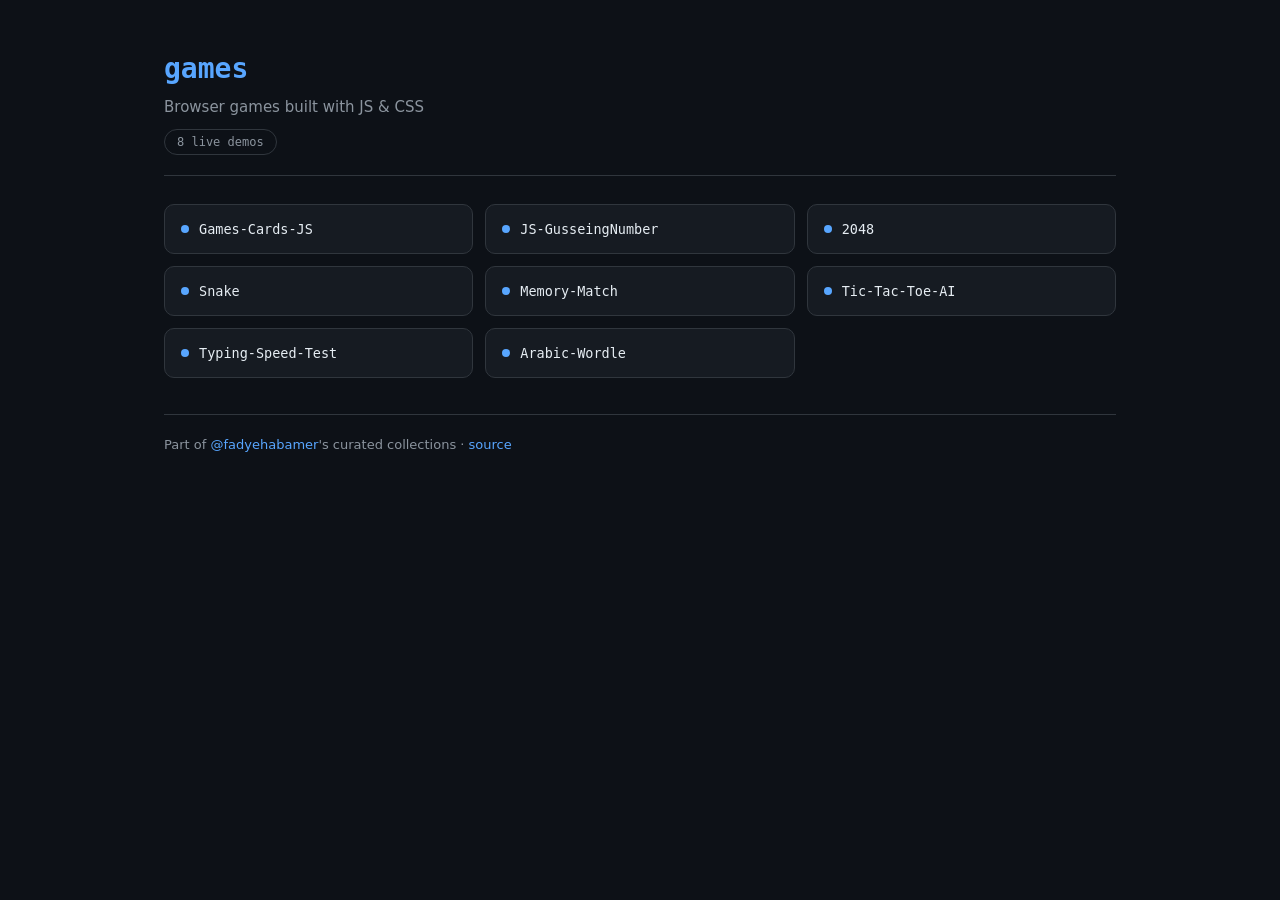
<file: index.html>
<!doctype html>
<html lang="en"><head>
<meta charset="utf-8"/>
<meta name="viewport" content="width=device-width, initial-scale=1"/>
<title>games — Fady Ehab Amer</title>
<style>
  :root{--bg:#0d1117;--card:#161b22;--border:#30363d;--ink:#e6edf3;--muted:#8b949e;--accent:#58a6ff}
  *{box-sizing:border-box}
  body{margin:0;font-family:ui-sans-serif,system-ui,-apple-system,"Segoe UI",sans-serif;
    background:var(--bg);color:var(--ink);line-height:1.5}
  .wrap{max-width:1000px;margin:0 auto;padding:48px 24px}
  header{border-bottom:1px solid var(--border);padding-bottom:20px;margin-bottom:28px}
  h1{margin:0 0 6px;font-size:28px;font-family:ui-monospace,"SF Mono",Menlo,monospace;color:var(--accent)}
  p.sub{margin:0;color:var(--muted);font-size:15px}
  .count{display:inline-block;margin-top:10px;font-family:ui-monospace,monospace;font-size:12px;
    color:var(--muted);border:1px solid var(--border);border-radius:20px;padding:3px 12px}
  .grid{display:grid;grid-template-columns:repeat(auto-fill,minmax(240px,1fr));gap:12px}
  .card{display:flex;align-items:center;gap:10px;text-decoration:none;color:var(--ink);
    background:var(--card);border:1px solid var(--border);border-radius:10px;padding:14px 16px;
    font-family:ui-monospace,"SF Mono",Menlo,monospace;font-size:13.5px;transition:border-color .15s,transform .15s}
  .card:hover{border-color:var(--accent);transform:translateY(-2px)}
  .dot{width:8px;height:8px;border-radius:50%;background:var(--accent);flex:none}
  footer{margin-top:36px;padding-top:20px;border-top:1px solid var(--border);
    color:var(--muted);font-size:13px}
  a.home{color:var(--accent);text-decoration:none}
</style></head>
<body>
  <div class="wrap">
    <header>
      <h1>games</h1>
      <p class="sub">Browser games built with JS &amp; CSS</p>
      <div class="count">8 live demos</div>
    </header>
    <div class="grid">
    <a class="card" href="./Games-Cards-JS/"><span class="dot"></span>Games-Cards-JS</a>
    <a class="card" href="./JS-GusseingNumber/"><span class="dot"></span>JS-GusseingNumber</a>
    <a class="card" href="./2048/"><span class="dot"></span>2048</a>
    <a class="card" href="./Snake/"><span class="dot"></span>Snake</a>
    <a class="card" href="./Memory-Match/"><span class="dot"></span>Memory-Match</a>
    <a class="card" href="./Tic-Tac-Toe-AI/"><span class="dot"></span>Tic-Tac-Toe-AI</a>
    <a class="card" href="./Typing-Speed-Test/"><span class="dot"></span>Typing-Speed-Test</a>
    <a class="card" href="./Arabic-Wordle/"><span class="dot"></span>Arabic-Wordle</a>
    </div>
    <footer>
      Part of <a class="home" href="https://github.com/fadyehabamer">@fadyehabamer</a>'s curated collections ·
      <a class="home" href="https://github.com/fadyehabamer/games">source</a>
    </footer>
  </div>
</body></html>
</file>
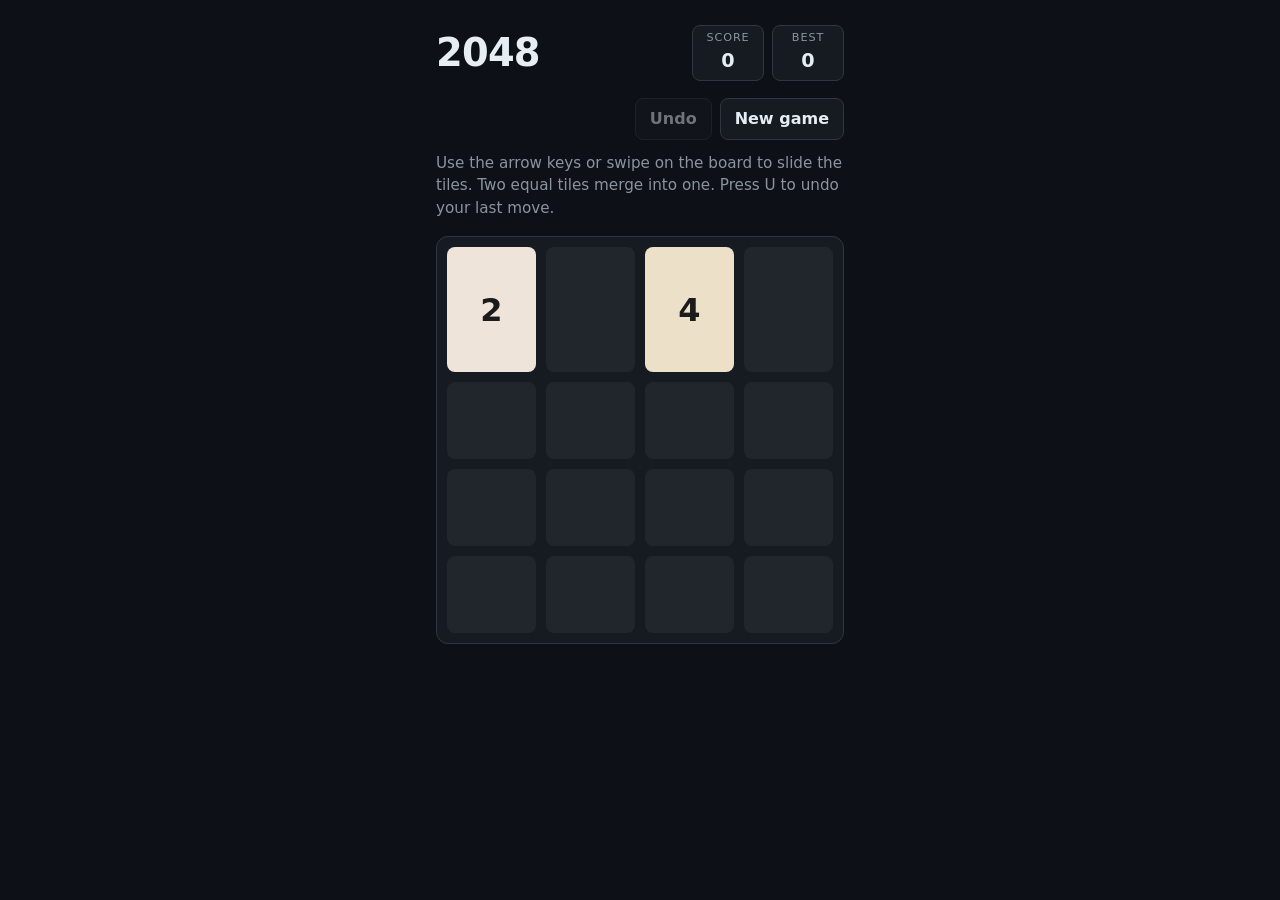
<file: 2048/index.html>
<!doctype html>
<html lang="en" dir="ltr">
<head>
  <meta charset="utf-8">
  <meta name="viewport" content="width=device-width, initial-scale=1">
  <title>2048</title>
  <meta name="description" content="Slide numbered tiles around a 4x4 board and merge equal ones until you reach 2048.">
  <link rel="stylesheet" href="style.css">
</head>
<body>
  <main class="game">
    <header class="top">
      <h1>2048</h1>
      <div class="scores">
        <div class="score-box"><span class="label">Score</span><span id="score" class="value">0</span></div>
        <div class="score-box"><span class="label">Best</span><span id="best" class="value">0</span></div>
      </div>
    </header>
    <div class="bar">
      <div class="actions">
        <button id="undo" type="button" disabled>Undo</button>
        <button id="new-game" type="button">New game</button>
      </div>
    </div>
    <p class="help" id="help">Use the arrow keys or swipe on the board to slide the tiles. Two equal tiles merge into one. Press U to undo your last move.</p>
    <div class="board-wrap">
      <div id="board" class="board" tabindex="0" role="group" aria-label="Game board" aria-describedby="help"></div>
      <div id="overlay" class="overlay" hidden>
        <p id="overlay-text" class="overlay-text"></p>
        <div class="overlay-actions">
          <button id="keep-going" type="button">Keep going</button>
          <button id="try-again" type="button">New game</button>
        </div>
      </div>
    </div>
    <p id="status" class="status" role="status" aria-live="polite"></p>
  </main>
  <script src="rules.js"></script>
  <script src="main.js"></script>
</body>
</html>
</file>
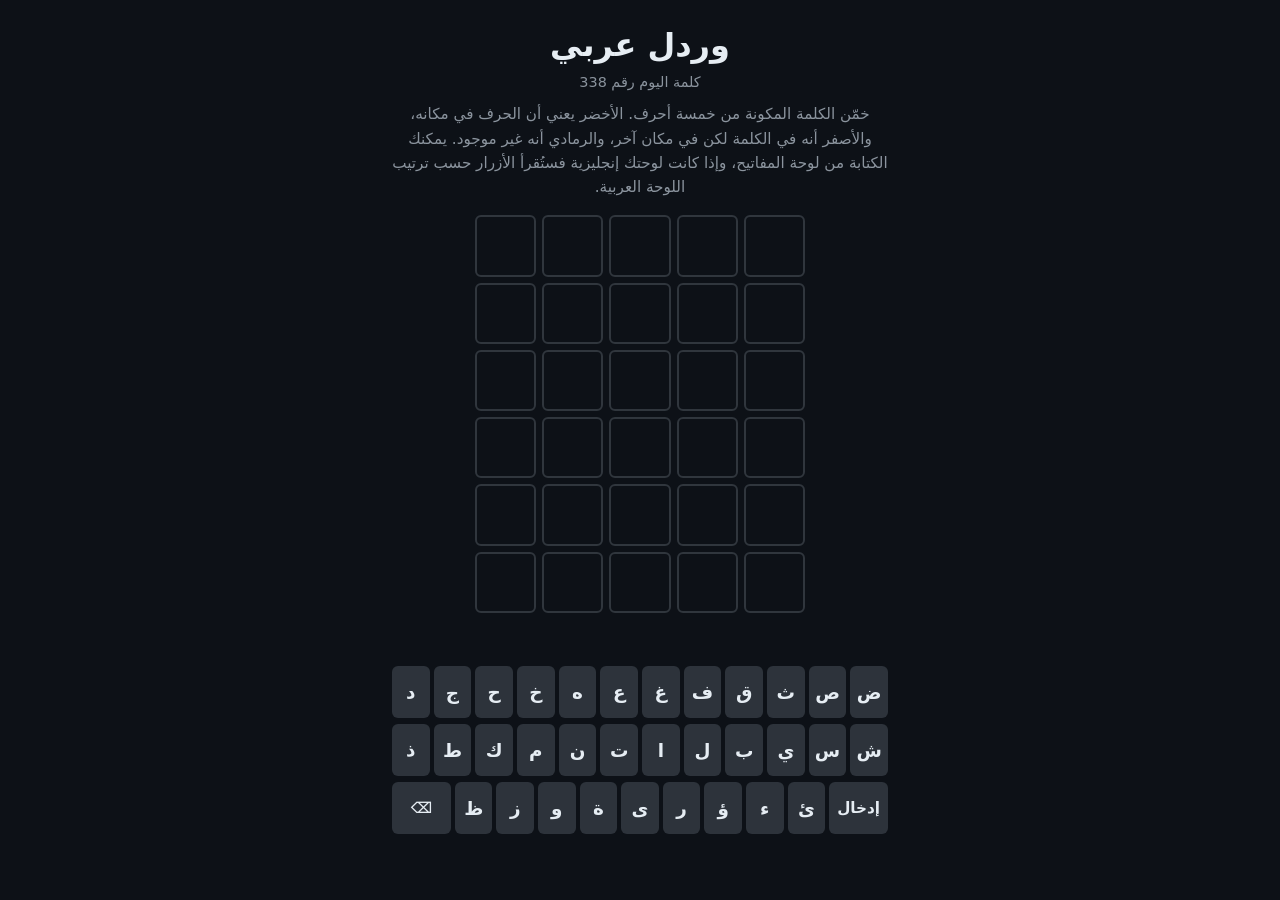
<file: Arabic-Wordle/index.html>
<!doctype html>
<html lang="ar" dir="rtl">
<head>
  <meta charset="utf-8">
  <meta name="viewport" content="width=device-width, initial-scale=1">
  <title>وردل عربي</title>
  <meta name="description" content="خمّن الكلمة العربية المكونة من خمسة أحرف في ست محاولات. كلمة جديدة كل يوم.">
  <link rel="stylesheet" href="style.css">
</head>
<body>
  <main class="game">
    <h1>وردل عربي</h1>
    <p id="puzzle" class="puzzle"></p>
    <p class="help" id="help">خمّن الكلمة المكونة من خمسة أحرف. الأخضر يعني أن الحرف في مكانه، والأصفر أنه في الكلمة لكن في مكان آخر، والرمادي أنه غير موجود. يمكنك الكتابة من لوحة المفاتيح، وإذا كانت لوحتك إنجليزية فستُقرأ الأزرار حسب ترتيب اللوحة العربية.</p>
    <div id="board" class="board" role="group" aria-label="لوحة التخمينات" aria-describedby="help"></div>
    <p id="status" class="status" role="status" aria-live="polite"></p>
    <div id="share" class="share" hidden>
      <button id="share-btn" type="button">شارك النتيجة</button>
      <textarea id="share-text" class="share-text" rows="8" readonly hidden aria-label="نص النتيجة"></textarea>
    </div>
    <div id="keyboard" class="keyboard" role="group" aria-label="لوحة المفاتيح"></div>
  </main>
  <script src="rules.js"></script>
  <script src="main.js"></script>
</body>
</html>
</file>
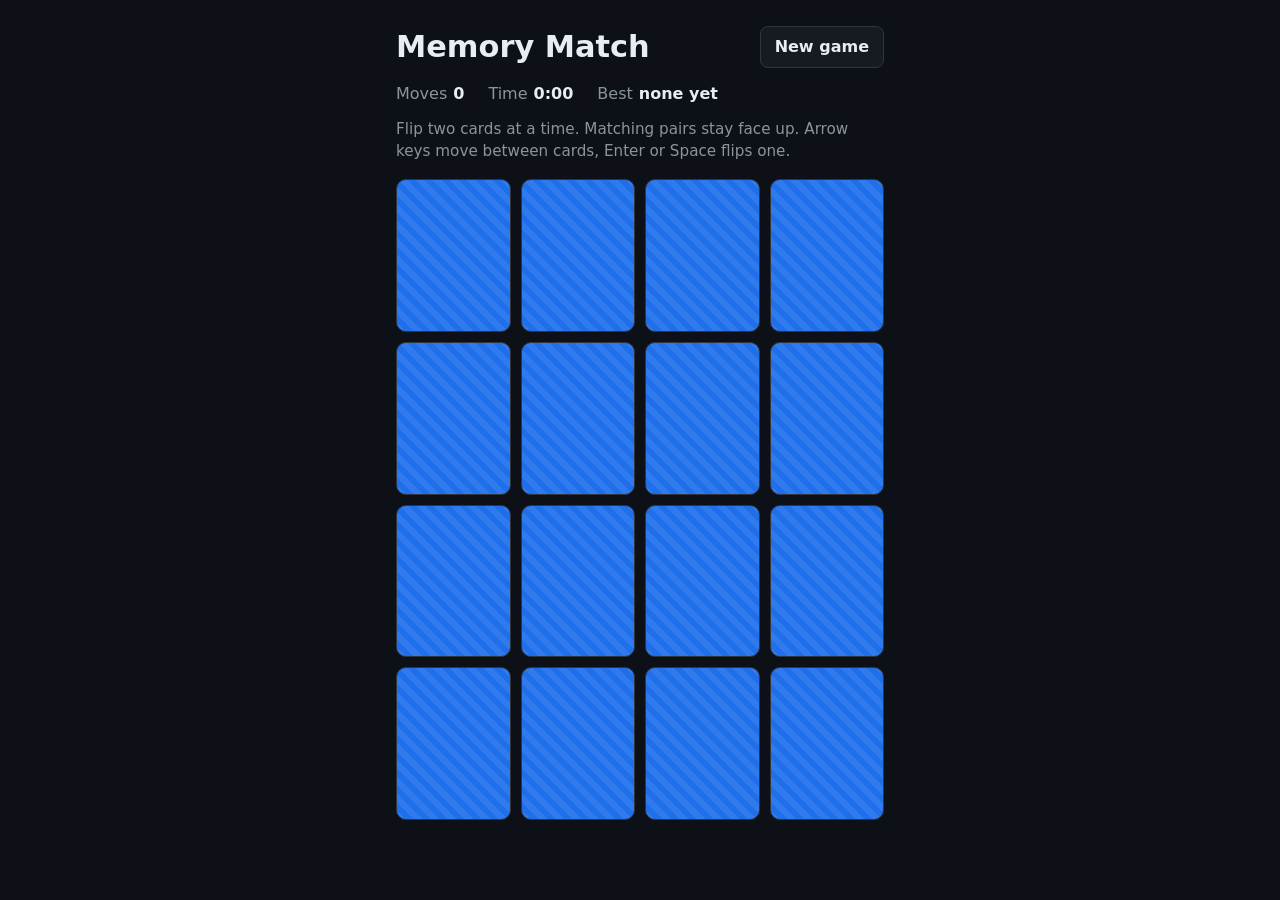
<file: Memory-Match/index.html>
<!doctype html>
<html lang="en" dir="ltr">
<head>
  <meta charset="utf-8">
  <meta name="viewport" content="width=device-width, initial-scale=1">
  <title>Memory Match</title>
  <meta name="description" content="Flip two cards at a time and find all eight matching pairs in as few moves as you can.">
  <link rel="stylesheet" href="style.css">
</head>
<body>
  <main class="game">
    <header class="top">
      <h1>Memory Match</h1>
      <button id="new-game" type="button">New game</button>
    </header>
    <dl class="stats">
      <div><dt>Moves</dt><dd id="moves">0</dd></div>
      <div><dt>Time</dt><dd id="time">0:00</dd></div>
      <div><dt>Best</dt><dd id="best">none yet</dd></div>
    </dl>
    <p class="help" id="help">Flip two cards at a time. Matching pairs stay face up. Arrow keys move between cards, Enter or Space flips one.</p>
    <div id="grid" class="grid" role="group" aria-label="Cards" aria-describedby="help"></div>
    <p id="status" class="status" role="status" aria-live="polite"></p>
  </main>
  <script src="rules.js"></script>
  <script src="main.js"></script>
</body>
</html>
</file>
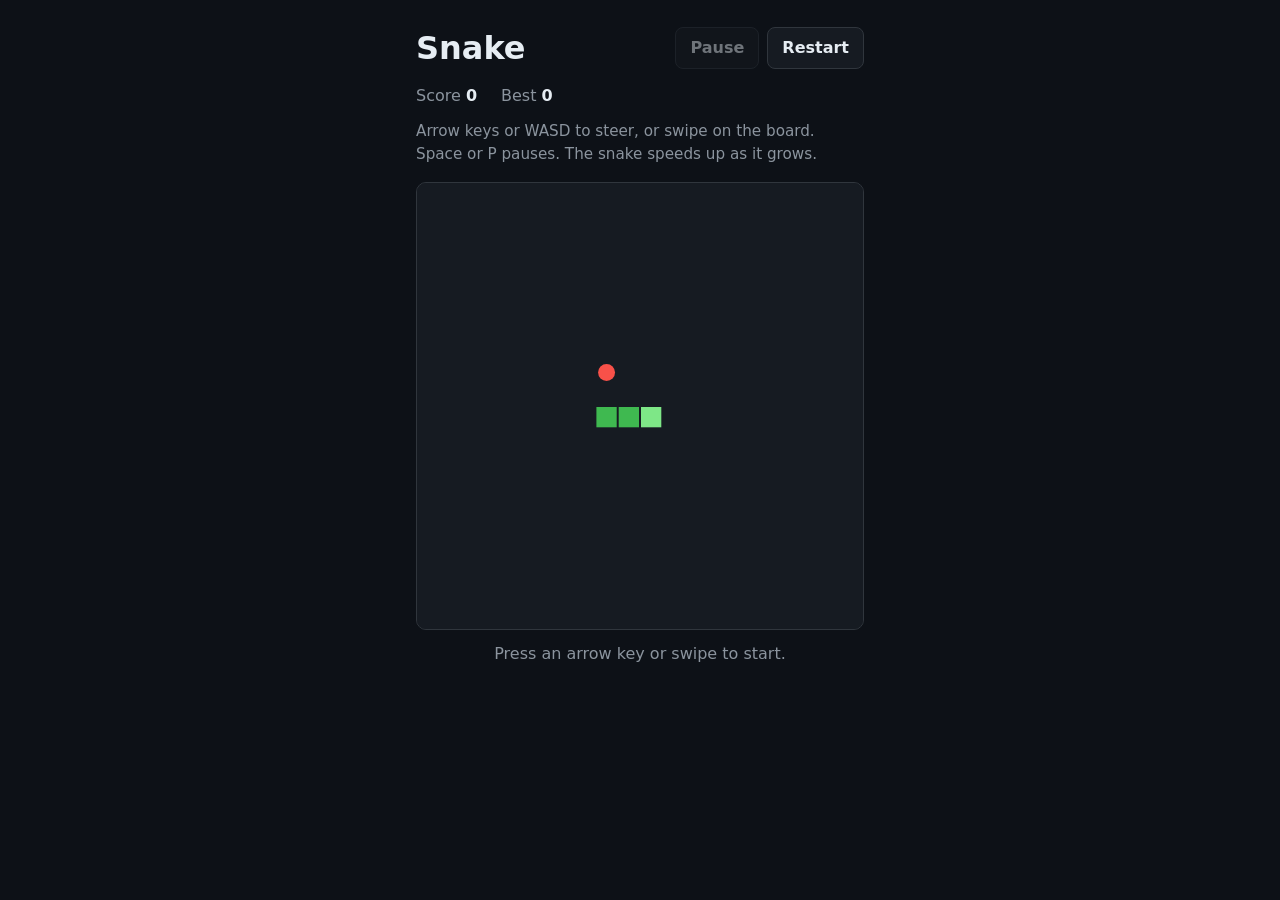
<file: Snake/index.html>
<!doctype html>
<html lang="en" dir="ltr">
<head>
  <meta charset="utf-8">
  <meta name="viewport" content="width=device-width, initial-scale=1">
  <title>Snake</title>
  <meta name="description" content="Classic Snake on a canvas. Eat the food, grow longer and don't run into the walls or yourself.">
  <link rel="stylesheet" href="style.css">
</head>
<body>
  <main class="game">
    <header class="top">
      <h1>Snake</h1>
      <div class="actions">
        <button id="pause" type="button" aria-pressed="false" disabled>Pause</button>
        <button id="restart" type="button">Restart</button>
      </div>
    </header>
    <div class="scores">
      <p>Score <strong id="score">0</strong></p>
      <p>Best <strong id="best">0</strong></p>
    </div>
    <p class="help" id="help">Arrow keys or WASD to steer, or swipe on the board. Space or P pauses. The snake speeds up as it grows.</p>
    <canvas id="board" class="board" width="400" height="400" tabindex="0" role="img" aria-label="Snake board" aria-describedby="help"></canvas>
    <p id="status" class="status" role="status" aria-live="polite"></p>
    <div class="pad" aria-label="Direction buttons" role="group">
      <button type="button" class="pad-up" data-dir="up" aria-label="Up">&#9650;</button>
      <button type="button" class="pad-left" data-dir="left" aria-label="Left">&#9664;</button>
      <button type="button" class="pad-right" data-dir="right" aria-label="Right">&#9654;</button>
      <button type="button" class="pad-down" data-dir="down" aria-label="Down">&#9660;</button>
    </div>
  </main>
  <script src="rules.js"></script>
  <script src="main.js"></script>
</body>
</html>
</file>
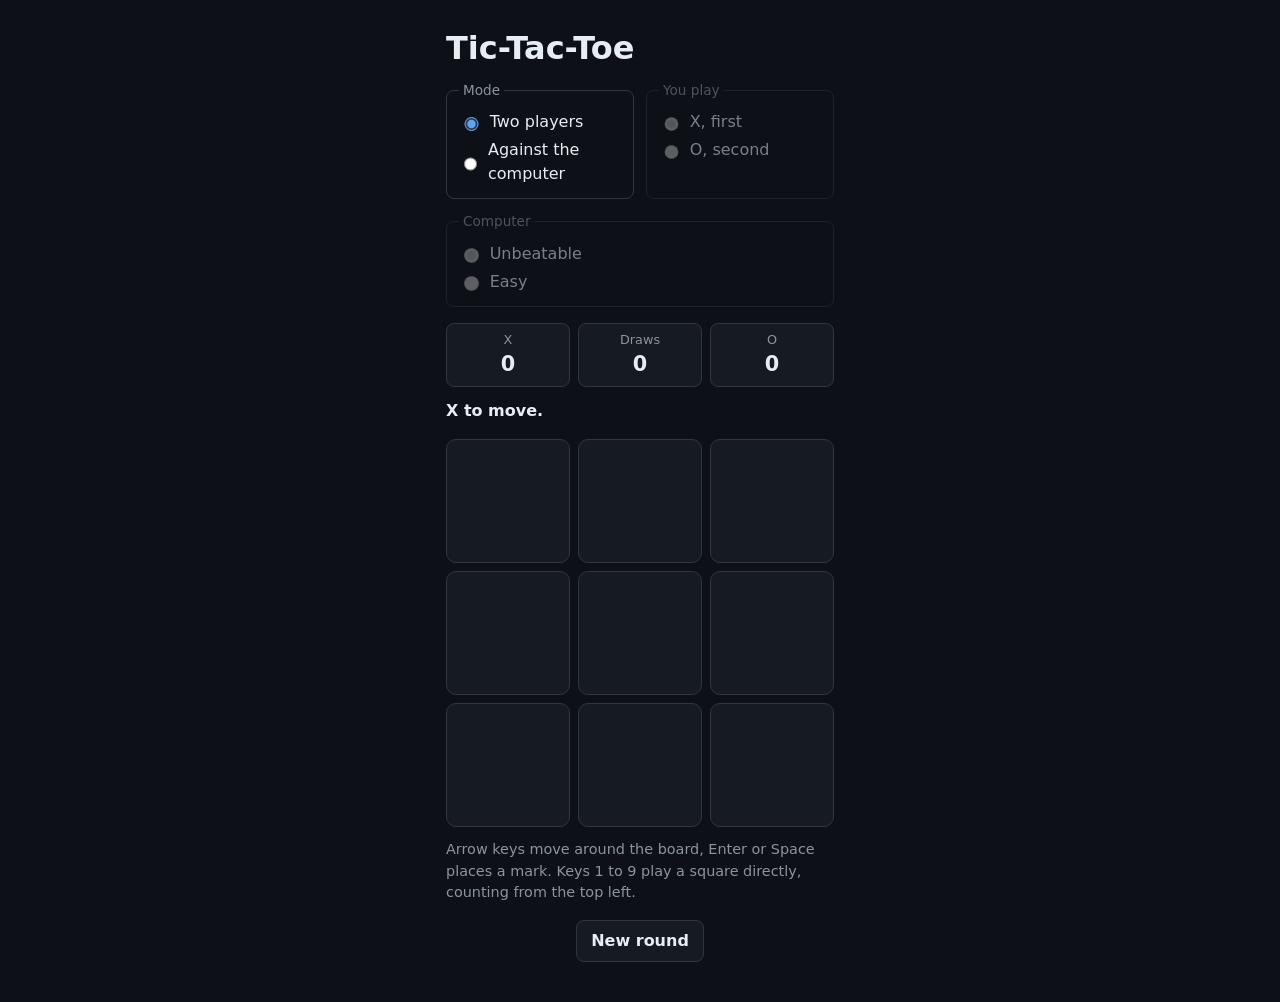
<file: Tic-Tac-Toe-AI/index.html>
<!doctype html>
<html lang="en" dir="ltr">
<head>
  <meta charset="utf-8">
  <meta name="viewport" content="width=device-width, initial-scale=1">
  <title>Tic-Tac-Toe</title>
  <meta name="description" content="Tic-tac-toe for two players on one screen, or against the computer.">
  <link rel="stylesheet" href="style.css">
</head>
<body>
  <main class="game">
    <h1>Tic-Tac-Toe</h1>
    <form class="options" id="options">
      <fieldset>
        <legend>Mode</legend>
        <label><input type="radio" name="mode" value="two" checked> Two players</label>
        <label><input type="radio" name="mode" value="ai"> Against the computer</label>
      </fieldset>
      <fieldset id="side-options" disabled>
        <legend>You play</legend>
        <label><input type="radio" name="side" value="X" checked> X, first</label>
        <label><input type="radio" name="side" value="O"> O, second</label>
      </fieldset>
      <fieldset id="level-options" disabled>
        <legend>Computer</legend>
        <label><input type="radio" name="level" value="hard" checked> Unbeatable</label>
        <label><input type="radio" name="level" value="easy"> Easy</label>
      </fieldset>
    </form>
    <dl class="scores">
      <div><dt id="label-x">X</dt><dd id="score-x">0</dd></div>
      <div><dt>Draws</dt><dd id="score-draw">0</dd></div>
      <div><dt id="label-o">O</dt><dd id="score-o">0</dd></div>
    </dl>
    <p id="status" class="status" role="status" aria-live="polite"></p>
    <div id="board" class="board" role="group" aria-label="Board" aria-describedby="help"></div>
    <p id="help" class="help">Arrow keys move around the board, Enter or Space places a mark. Keys 1 to 9 play a square directly, counting from the top left.</p>
    <div class="actions">
      <button id="new-round" type="button">New round</button>
    </div>
  </main>
  <script src="rules.js"></script>
  <script src="main.js"></script>
</body>
</html>
</file>
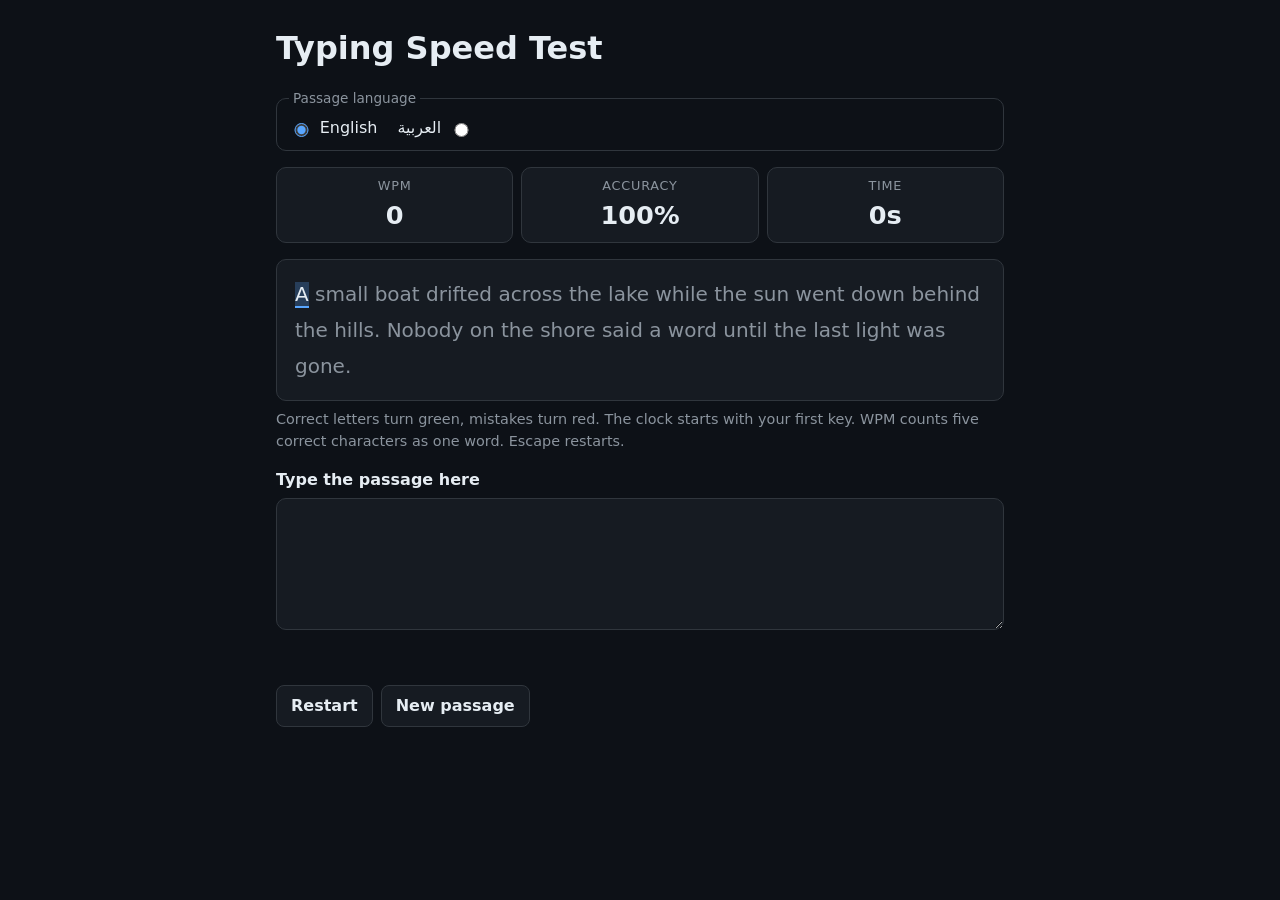
<file: Typing-Speed-Test/index.html>
<!doctype html>
<html lang="en" dir="ltr">
<head>
  <meta charset="utf-8">
  <meta name="viewport" content="width=device-width, initial-scale=1">
  <title>Typing Speed Test</title>
  <meta name="description" content="Check your typing speed and accuracy on short English and Arabic passages, with live highlighting as you type.">
  <link rel="stylesheet" href="style.css">
</head>
<body>
  <main class="app">
    <h1>Typing Speed Test</h1>
    <fieldset class="langs">
      <legend>Passage language</legend>
      <label><input type="radio" name="lang" value="en" checked> English</label>
      <label lang="ar" dir="rtl"><input type="radio" name="lang" value="ar"> العربية</label>
    </fieldset>
    <dl class="stats">
      <div><dt>WPM</dt><dd id="wpm">0</dd></div>
      <div><dt>Accuracy</dt><dd id="accuracy">100%</dd></div>
      <div><dt>Time</dt><dd id="time">0s</dd></div>
    </dl>
    <p id="passage" class="passage" aria-describedby="legend"></p>
    <p id="legend" class="legend">Correct letters turn green, mistakes turn red. The clock starts with your first key. WPM counts five correct characters as one word. Escape restarts.</p>
    <label class="input-label" for="input">Type the passage here</label>
    <textarea id="input" class="input" rows="4" autocomplete="off" autocapitalize="off" autocorrect="off" spellcheck="false" aria-describedby="status"></textarea>
    <p id="status" class="status" role="status" aria-live="polite"></p>
    <div class="actions">
      <button id="restart" type="button">Restart</button>
      <button id="next" type="button">New passage</button>
    </div>
  </main>
  <script src="rules.js"></script>
  <script src="main.js"></script>
</body>
</html>
</file>
<file: 2048/style.css>
:root {
  --bg: #0d1117;
  --panel: #161b22;
  --border: #30363d;
  --ink: #e6edf3;
  --muted: #8b949e;
  --accent: #58a6ff;
  --cell: #21262d;
}

* {
  box-sizing: border-box;
}

body {
  margin: 0;
  min-height: 100vh;
  background: var(--bg);
  color: var(--ink);
  font-family: ui-sans-serif, system-ui, -apple-system, "Segoe UI", sans-serif;
  line-height: 1.5;
}

.game {
  width: min(100%, 440px);
  margin: 0 auto;
  padding: 24px 16px 40px;
}

.top {
  display: flex;
  align-items: center;
  justify-content: space-between;
  gap: 12px;
  flex-wrap: wrap;
}

h1 {
  margin: 0;
  font-size: 2.4rem;
  letter-spacing: -0.02em;
}

.scores {
  display: flex;
  gap: 8px;
}

.score-box {
  display: flex;
  flex-direction: column;
  align-items: center;
  min-width: 72px;
  padding: 4px 12px;
  background: var(--panel);
  border: 1px solid var(--border);
  border-radius: 8px;
}

.score-box .label {
  font-size: 0.7rem;
  text-transform: uppercase;
  letter-spacing: 0.08em;
  color: var(--muted);
}

.score-box .value {
  font-weight: 700;
  font-size: 1.2rem;
  font-variant-numeric: tabular-nums;
}

.bar {
  display: flex;
  justify-content: flex-end;
  margin-top: 16px;
}

.actions {
  display: flex;
  gap: 8px;
}

button {
  font: inherit;
  font-weight: 600;
  color: var(--ink);
  background: var(--panel);
  border: 1px solid var(--border);
  border-radius: 8px;
  padding: 8px 14px;
  cursor: pointer;
}

button:hover:not(:disabled) {
  border-color: var(--accent);
}

button:disabled {
  opacity: 0.45;
  cursor: not-allowed;
}

button:focus-visible,
.board:focus-visible {
  outline: 3px solid var(--accent);
  outline-offset: 3px;
}

.help {
  color: var(--muted);
  margin: 12px 0 16px;
  font-size: 0.95rem;
}

.board {
  display: grid;
  grid-template-columns: repeat(4, 1fr);
  gap: 10px;
  padding: 10px;
  background: var(--panel);
  border: 1px solid var(--border);
  border-radius: 12px;
  aspect-ratio: 1;
  width: 100%;
  touch-action: none;
  user-select: none;
  -webkit-user-select: none;
}

.tile {
  display: flex;
  align-items: center;
  justify-content: center;
  border-radius: 8px;
  background: var(--cell);
  font-weight: 700;
  font-size: clamp(1.1rem, 7vw, 2rem);
  color: #1b1b1b;
}

.tile-new {
  animation: pop-in 160ms ease-out;
}

.tile-merged {
  animation: bump 160ms ease-out;
}

@keyframes pop-in {
  from {
    transform: scale(0.4);
    opacity: 0;
  }
  to {
    transform: scale(1);
    opacity: 1;
  }
}

@keyframes bump {
  50% {
    transform: scale(1.12);
  }
}

.tile-2 { background: #eee4da; }
.tile-4 { background: #ede0c8; }
.tile-8 { background: #f2b179; color: #fff; }
.tile-16 { background: #f59563; color: #fff; }
.tile-32 { background: #f67c5f; color: #fff; }
.tile-64 { background: #f65e3b; color: #fff; }
.tile-128 { background: #edcf72; color: #fff; font-size: clamp(1rem, 6vw, 1.7rem); }
.tile-256 { background: #edcc61; color: #fff; font-size: clamp(1rem, 6vw, 1.7rem); }
.tile-512 { background: #edc850; color: #fff; font-size: clamp(1rem, 6vw, 1.7rem); }
.tile-1024 { background: #edc53f; color: #fff; font-size: clamp(0.85rem, 5vw, 1.4rem); }
.tile-2048 { background: #edc22e; color: #fff; font-size: clamp(0.85rem, 5vw, 1.4rem); }
.tile-super { background: #3c3a32; color: #fff; font-size: clamp(0.8rem, 4.5vw, 1.2rem); }

.board-wrap {
  position: relative;
}

.overlay {
  position: absolute;
  inset: 0;
  display: flex;
  flex-direction: column;
  align-items: center;
  justify-content: center;
  gap: 16px;
  padding: 16px;
  text-align: center;
  background: rgba(13, 17, 23, 0.82);
  border-radius: 12px;
}

.overlay[hidden] {
  display: none;
}

.overlay-text {
  margin: 0;
  font-size: 1.6rem;
  font-weight: 700;
}

.overlay-actions {
  display: flex;
  gap: 8px;
  flex-wrap: wrap;
  justify-content: center;
}

.status {
  min-height: 1.5em;
  margin: 12px 0 0;
  color: var(--muted);
  text-align: center;
}

@media (max-width: 400px) {
  .game {
    padding: 16px 12px 32px;
  }

  h1 {
    font-size: 2rem;
  }

  .score-box {
    min-width: 60px;
    padding: 4px 8px;
  }

  .board {
    gap: 8px;
    padding: 8px;
  }
}

@media (prefers-reduced-motion: reduce) {
  .tile-new,
  .tile-merged {
    animation: none;
  }
}
</file>
<file: Arabic-Wordle/style.css>
:root {
  --bg: #0d1117;
  --panel: #161b22;
  --border: #30363d;
  --ink: #e6edf3;
  --muted: #8b949e;
  --accent: #58a6ff;
  --correct: #2f8f46;
  --present: #b8912a;
  --absent: #3a3f47;
  --key: #2d333b;
}

* {
  box-sizing: border-box;
}

body {
  margin: 0;
  min-height: 100vh;
  background: var(--bg);
  color: var(--ink);
  font-family: "Segoe UI", Tahoma, "Geeza Pro", "Noto Sans Arabic", system-ui, sans-serif;
  line-height: 1.6;
}

.game {
  width: min(100%, 520px);
  margin: 0 auto;
  padding: 20px 12px 32px;
}

h1 {
  margin: 0;
  text-align: center;
  font-size: 2rem;
}

.puzzle {
  margin: 0;
  text-align: center;
  color: var(--muted);
  font-size: 0.9rem;
}

.help {
  margin: 8px 0 16px;
  color: var(--muted);
  font-size: 0.95rem;
  text-align: center;
}

.board {
  display: grid;
  grid-template-rows: repeat(6, 1fr);
  gap: 6px;
  width: min(100%, 330px);
  margin: 0 auto;
}

.row {
  display: grid;
  grid-template-columns: repeat(5, 1fr);
  gap: 6px;
}

.tile {
  display: flex;
  align-items: center;
  justify-content: center;
  aspect-ratio: 1;
  border: 2px solid var(--border);
  border-radius: 6px;
  font-size: clamp(1.4rem, 8vw, 2rem);
  font-weight: 700;
}

.tile.filled {
  border-color: var(--muted);
}

.tile.correct,
.key.correct {
  background: var(--correct);
  border-color: var(--correct);
  color: #fff;
}

.tile.present,
.key.present {
  background: var(--present);
  border-color: var(--present);
  color: #fff;
}

.tile.absent,
.key.absent {
  background: var(--absent);
  border-color: var(--absent);
  color: #c9d1d9;
}

.tile.reveal {
  animation: reveal 420ms ease both;
}

@keyframes reveal {
  0% {
    transform: rotateX(0);
    background: transparent;
    border-color: var(--muted);
    color: var(--ink);
  }
  49% {
    transform: rotateX(90deg);
    background: transparent;
    border-color: var(--muted);
    color: var(--ink);
  }
  50% {
    transform: rotateX(90deg);
  }
  100% {
    transform: rotateX(0);
  }
}

.row.shake {
  animation: shake 360ms ease;
}

@keyframes shake {
  20%, 60% {
    transform: translateX(-6px);
  }
  40%, 80% {
    transform: translateX(6px);
  }
}

.status {
  min-height: 1.6em;
  margin: 14px 0;
  text-align: center;
  font-weight: 600;
}

.share {
  display: flex;
  flex-direction: column;
  align-items: center;
  gap: 8px;
  margin: 0 0 16px;
}

.share[hidden],
.share-text[hidden] {
  display: none;
}

#share-btn {
  font: inherit;
  font-weight: 700;
  color: #fff;
  background: var(--correct);
  border: 0;
  border-radius: 8px;
  padding: 10px 20px;
  cursor: pointer;
}

.share-text {
  width: min(100%, 260px);
  padding: 8px;
  font: inherit;
  color: var(--ink);
  background: var(--panel);
  border: 1px solid var(--border);
  border-radius: 8px;
  text-align: center;
  resize: none;
}

.keyboard {
  display: flex;
  flex-direction: column;
  gap: 6px;
}

.key-row {
  display: flex;
  gap: 4px;
  justify-content: center;
}

.key {
  flex: 1 1 0;
  min-width: 0;
  height: 52px;
  padding: 0;
  font: inherit;
  font-size: 1.15rem;
  font-weight: 600;
  color: var(--ink);
  background: var(--key);
  border: 1px solid transparent;
  border-radius: 6px;
  cursor: pointer;
}

.key.wide {
  flex-grow: 1.6;
  font-size: 0.95rem;
}

.key:hover {
  border-color: var(--accent);
}

button:focus-visible {
  outline: 3px solid var(--accent);
  outline-offset: 2px;
}

@media (max-width: 400px) {
  .game {
    padding: 16px 8px 24px;
  }

  h1 {
    font-size: 1.6rem;
  }

  .help {
    font-size: 0.85rem;
  }

  .board {
    width: min(100%, 290px);
    gap: 5px;
  }

  .row {
    gap: 5px;
  }

  .key-row {
    gap: 3px;
  }

  .key {
    height: 46px;
    font-size: 1rem;
    border-radius: 5px;
  }

  .key.wide {
    font-size: 0.8rem;
  }
}

@media (prefers-reduced-motion: reduce) {
  .tile.reveal,
  .row.shake {
    animation: none;
  }
}
</file>
<file: Memory-Match/style.css>
:root {
  --bg: #0d1117;
  --panel: #161b22;
  --border: #30363d;
  --ink: #e6edf3;
  --muted: #8b949e;
  --accent: #58a6ff;
  --back: #1f6feb;
  --match: #238636;
}

* {
  box-sizing: border-box;
}

body {
  margin: 0;
  min-height: 100vh;
  background: var(--bg);
  color: var(--ink);
  font-family: ui-sans-serif, system-ui, -apple-system, "Segoe UI", sans-serif;
  line-height: 1.5;
}

.game {
  width: min(100%, 520px);
  margin: 0 auto;
  padding: 24px 16px 40px;
}

.top {
  display: flex;
  align-items: center;
  justify-content: space-between;
  gap: 12px;
  flex-wrap: wrap;
}

h1 {
  margin: 0;
  font-size: 1.9rem;
}

button {
  font: inherit;
  color: var(--ink);
  cursor: pointer;
}

#new-game {
  font-weight: 600;
  background: var(--panel);
  border: 1px solid var(--border);
  border-radius: 8px;
  padding: 8px 14px;
}

#new-game:hover {
  border-color: var(--accent);
}

button:focus-visible {
  outline: 3px solid var(--accent);
  outline-offset: 3px;
}

.stats {
  display: flex;
  flex-wrap: wrap;
  gap: 4px 24px;
  margin: 12px 0 0;
}

.stats div {
  display: flex;
  gap: 6px;
}

.stats dt {
  color: var(--muted);
}

.stats dd {
  margin: 0;
  font-weight: 700;
  font-variant-numeric: tabular-nums;
}

.help {
  color: var(--muted);
  margin: 12px 0 16px;
  font-size: 0.95rem;
}

.grid {
  display: grid;
  grid-template-columns: repeat(4, 1fr);
  gap: 10px;
}

.card {
  aspect-ratio: 3 / 4;
  border: 0;
  border-radius: 10px;
  background: none;
  padding: 0;
  perspective: 700px;
}

.card-inner {
  position: relative;
  display: block;
  width: 100%;
  height: 100%;
  transform-style: preserve-3d;
  transition: transform 320ms ease;
}

.card.is-open .card-inner {
  transform: rotateY(180deg);
}

.side {
  position: absolute;
  inset: 0;
  display: flex;
  align-items: center;
  justify-content: center;
  border: 1px solid var(--border);
  border-radius: 10px;
  backface-visibility: hidden;
  -webkit-backface-visibility: hidden;
}

.back {
  background:
    repeating-linear-gradient(45deg, rgba(255, 255, 255, 0.08) 0 6px, transparent 6px 12px),
    var(--back);
}

.front {
  transform: rotateY(180deg);
  background: var(--panel);
  font-size: clamp(1.6rem, 9vw, 2.6rem);
  line-height: 1;
}

.card.is-matched {
  cursor: default;
}

.card.is-matched .front {
  background: var(--match);
  border-color: var(--match);
}

.status {
  min-height: 1.5em;
  margin: 16px 0 0;
  text-align: center;
}

@media (max-width: 400px) {
  .game {
    padding: 16px 12px 32px;
  }

  h1 {
    font-size: 1.6rem;
  }

  .grid {
    gap: 8px;
  }
}

@media (prefers-reduced-motion: reduce) {
  .card-inner {
    transition: none;
  }
}
</file>
<file: Snake/style.css>
:root {
  --bg: #0d1117;
  --panel: #161b22;
  --border: #30363d;
  --ink: #e6edf3;
  --muted: #8b949e;
  --accent: #58a6ff;
}

* {
  box-sizing: border-box;
}

body {
  margin: 0;
  min-height: 100vh;
  background: var(--bg);
  color: var(--ink);
  font-family: ui-sans-serif, system-ui, -apple-system, "Segoe UI", sans-serif;
  line-height: 1.5;
}

.game {
  width: min(100%, 480px);
  margin: 0 auto;
  padding: 24px 16px 40px;
}

.top {
  display: flex;
  align-items: center;
  justify-content: space-between;
  gap: 12px;
  flex-wrap: wrap;
}

h1 {
  margin: 0;
  font-size: 2rem;
}

.actions {
  display: flex;
  gap: 8px;
}

button {
  font: inherit;
  font-weight: 600;
  color: var(--ink);
  background: var(--panel);
  border: 1px solid var(--border);
  border-radius: 8px;
  padding: 8px 14px;
  cursor: pointer;
}

button:hover:not(:disabled) {
  border-color: var(--accent);
}

button:disabled {
  opacity: 0.45;
  cursor: not-allowed;
}

button:focus-visible,
.board:focus-visible {
  outline: 3px solid var(--accent);
  outline-offset: 3px;
}

.scores {
  display: flex;
  gap: 24px;
  margin-top: 12px;
}

.scores p {
  margin: 0;
  color: var(--muted);
}

.scores strong {
  color: var(--ink);
  font-variant-numeric: tabular-nums;
}

.help {
  color: var(--muted);
  margin: 12px 0 16px;
  font-size: 0.95rem;
}

.board {
  display: block;
  width: 100%;
  aspect-ratio: 1;
  background: var(--panel);
  border: 1px solid var(--border);
  border-radius: 10px;
  touch-action: none;
}

.status {
  min-height: 1.5em;
  margin: 12px 0 0;
  text-align: center;
  color: var(--muted);
}

.pad {
  display: grid;
  grid-template-columns: repeat(3, 64px);
  grid-template-rows: repeat(2, 56px);
  grid-template-areas:
    ". up ."
    "left down right";
  gap: 8px;
  justify-content: center;
  margin-top: 16px;
}

.pad button {
  padding: 0;
  font-size: 1.2rem;
  touch-action: manipulation;
}

.pad-up { grid-area: up; }
.pad-left { grid-area: left; }
.pad-right { grid-area: right; }
.pad-down { grid-area: down; }

@media (max-width: 400px) {
  .game {
    padding: 16px 12px 32px;
  }

  .help {
    font-size: 0.9rem;
  }
}

@media (hover: hover) and (pointer: fine) {
  .pad {
    display: none;
  }
}
</file>
<file: Tic-Tac-Toe-AI/style.css>
:root {
  --bg: #0d1117;
  --panel: #161b22;
  --border: #30363d;
  --ink: #e6edf3;
  --muted: #8b949e;
  --accent: #58a6ff;
  --x: #ff7b72;
  --o: #79c0ff;
}

* {
  box-sizing: border-box;
}

body {
  margin: 0;
  min-height: 100vh;
  background: var(--bg);
  color: var(--ink);
  font-family: ui-sans-serif, system-ui, -apple-system, "Segoe UI", sans-serif;
  line-height: 1.5;
}

.game {
  width: min(100%, 420px);
  margin: 0 auto;
  padding: 24px 16px 40px;
}

h1 {
  margin: 0 0 8px;
  font-size: 2rem;
}

.options {
  display: flex;
  flex-wrap: wrap;
  gap: 12px;
  margin: 0 0 16px;
}

fieldset {
  flex: 1 1 120px;
  margin: 0;
  padding: 8px 12px 10px;
  border: 1px solid var(--border);
  border-radius: 8px;
}

fieldset:disabled {
  opacity: 0.5;
}

legend {
  padding: 0 4px;
  color: var(--muted);
  font-size: 0.85rem;
}

fieldset label {
  display: flex;
  align-items: center;
  gap: 8px;
  padding: 2px 0;
  cursor: pointer;
}

input[type="radio"] {
  accent-color: var(--accent);
  width: 1.1em;
  height: 1.1em;
}

input:focus-visible {
  outline: 3px solid var(--accent);
  outline-offset: 2px;
}

.scores {
  display: grid;
  grid-template-columns: repeat(3, 1fr);
  gap: 8px;
  margin: 0 0 12px;
  text-align: center;
}

.scores div {
  padding: 6px 4px;
  background: var(--panel);
  border: 1px solid var(--border);
  border-radius: 8px;
}

.scores dt {
  color: var(--muted);
  font-size: 0.8rem;
}

.scores dd {
  margin: 0;
  font-size: 1.3rem;
  font-weight: 700;
  font-variant-numeric: tabular-nums;
}

.status {
  min-height: 1.5em;
  margin: 0 0 16px;
  font-weight: 600;
}

button {
  font: inherit;
  color: var(--ink);
  cursor: pointer;
}

button:focus-visible {
  outline: 3px solid var(--accent);
  outline-offset: 3px;
}

.board {
  display: grid;
  grid-template-columns: repeat(3, 1fr);
  gap: 8px;
  width: 100%;
  aspect-ratio: 1;
}

.cell {
  display: flex;
  align-items: center;
  justify-content: center;
  padding: 0;
  font-size: clamp(2.4rem, 16vw, 4rem);
  font-weight: 800;
  background: var(--panel);
  border: 1px solid var(--border);
  border-radius: 10px;
}

.cell[aria-disabled="true"] {
  cursor: default;
}

.cell.x {
  color: var(--x);
}

.cell.o {
  color: var(--o);
}

.cell.pop {
  animation: pop 180ms ease-out;
}

@keyframes pop {
  from {
    transform: scale(0.6);
    opacity: 0.2;
  }
  to {
    transform: scale(1);
    opacity: 1;
  }
}

.cell.win {
  background: #1f2f1f;
  border-color: #3fb950;
}

.help {
  margin: 12px 0 0;
  color: var(--muted);
  font-size: 0.9rem;
}

.actions {
  display: flex;
  justify-content: center;
  margin-top: 16px;
}

.actions button {
  font-weight: 600;
  background: var(--panel);
  border: 1px solid var(--border);
  border-radius: 8px;
  padding: 8px 14px;
}

.actions button:hover {
  border-color: var(--accent);
}

@media (max-width: 400px) {
  .game {
    padding: 16px 12px 32px;
  }

  h1 {
    font-size: 1.7rem;
  }

  fieldset {
    flex-basis: 100%;
  }

  fieldset label {
    display: inline-flex;
    margin-right: 12px;
  }
}

@media (prefers-reduced-motion: reduce) {
  .cell.pop {
    animation: none;
  }
}
</file>
<file: Typing-Speed-Test/style.css>
:root {
  --bg: #0d1117;
  --panel: #161b22;
  --border: #30363d;
  --ink: #e6edf3;
  --muted: #8b949e;
  --accent: #58a6ff;
  --good: #3fb950;
  --bad: #f85149;
}

* {
  box-sizing: border-box;
}

body {
  margin: 0;
  min-height: 100vh;
  background: var(--bg);
  color: var(--ink);
  font-family: ui-sans-serif, system-ui, -apple-system, "Segoe UI", sans-serif;
  line-height: 1.5;
}

.app {
  width: min(100%, 760px);
  margin: 0 auto;
  padding: 24px 16px 40px;
}

h1 {
  margin: 0 0 16px;
  font-size: 2rem;
}

.langs {
  display: flex;
  flex-wrap: wrap;
  gap: 8px 20px;
  margin: 0 0 16px;
  padding: 8px 12px 10px;
  border: 1px solid var(--border);
  border-radius: 10px;
}

.langs legend {
  padding: 0 4px;
  color: var(--muted);
  font-size: 0.85rem;
}

.langs label {
  display: inline-flex;
  align-items: center;
  gap: 8px;
  cursor: pointer;
}

.langs input {
  accent-color: var(--accent);
  width: 1.1em;
  height: 1.1em;
}

.stats {
  display: grid;
  grid-template-columns: repeat(3, 1fr);
  gap: 8px;
  margin: 0 0 16px;
  text-align: center;
}

.stats div {
  padding: 8px;
  background: var(--panel);
  border: 1px solid var(--border);
  border-radius: 10px;
}

.stats dt {
  color: var(--muted);
  font-size: 0.8rem;
  text-transform: uppercase;
  letter-spacing: 0.06em;
}

.stats dd {
  margin: 0;
  font-size: 1.6rem;
  font-weight: 700;
  font-variant-numeric: tabular-nums;
}

.passage {
  margin: 0;
  padding: 16px 18px;
  background: var(--panel);
  border: 1px solid var(--border);
  border-radius: 10px;
  font-size: 1.25rem;
  line-height: 1.8;
  color: var(--muted);
  white-space: pre-wrap;
  overflow-wrap: anywhere;
}

.passage:lang(ar),
.input:lang(ar) {
  font-family: "Segoe UI", Tahoma, "Geeza Pro", "Noto Naskh Arabic", "Noto Sans Arabic", sans-serif;
  font-size: 1.4rem;
  line-height: 2;
}

.passage .correct {
  color: var(--good);
}

.passage .incorrect {
  color: var(--bad);
  background: rgba(248, 81, 73, 0.15);
  text-decoration: underline wavy;
}

.passage .current {
  color: var(--ink);
  background: rgba(88, 166, 255, 0.25);
  border-bottom: 2px solid var(--accent);
  animation: blink 1s steps(2, jump-none) infinite;
}

@keyframes blink {
  50% {
    border-bottom-color: transparent;
  }
}

.legend {
  margin: 8px 0 16px;
  color: var(--muted);
  font-size: 0.9rem;
}

.input-label {
  display: block;
  margin-bottom: 6px;
  font-weight: 600;
}

.input {
  width: 100%;
  padding: 12px 14px;
  font: inherit;
  font-size: 1.1rem;
  color: var(--ink);
  background: var(--panel);
  border: 1px solid var(--border);
  border-radius: 10px;
  resize: vertical;
}

.input:focus-visible,
button:focus-visible,
input:focus-visible {
  outline: 3px solid var(--accent);
  outline-offset: 2px;
}

.status {
  min-height: 1.5em;
  margin: 12px 0 0;
  font-weight: 600;
}

.actions {
  display: flex;
  flex-wrap: wrap;
  gap: 8px;
  margin-top: 12px;
}

button {
  font: inherit;
  font-weight: 600;
  color: var(--ink);
  background: var(--panel);
  border: 1px solid var(--border);
  border-radius: 8px;
  padding: 8px 14px;
  cursor: pointer;
}

button:hover {
  border-color: var(--accent);
}

@media (max-width: 400px) {
  .app {
    padding: 16px 12px 32px;
  }

  h1 {
    font-size: 1.6rem;
  }

  .stats dd {
    font-size: 1.25rem;
  }

  .passage {
    padding: 12px;
    font-size: 1.05rem;
  }

  .passage:lang(ar),
  .input:lang(ar) {
    font-size: 1.2rem;
  }
}

@media (prefers-reduced-motion: reduce) {
  .passage .current {
    animation: none;
  }
}
</file>
